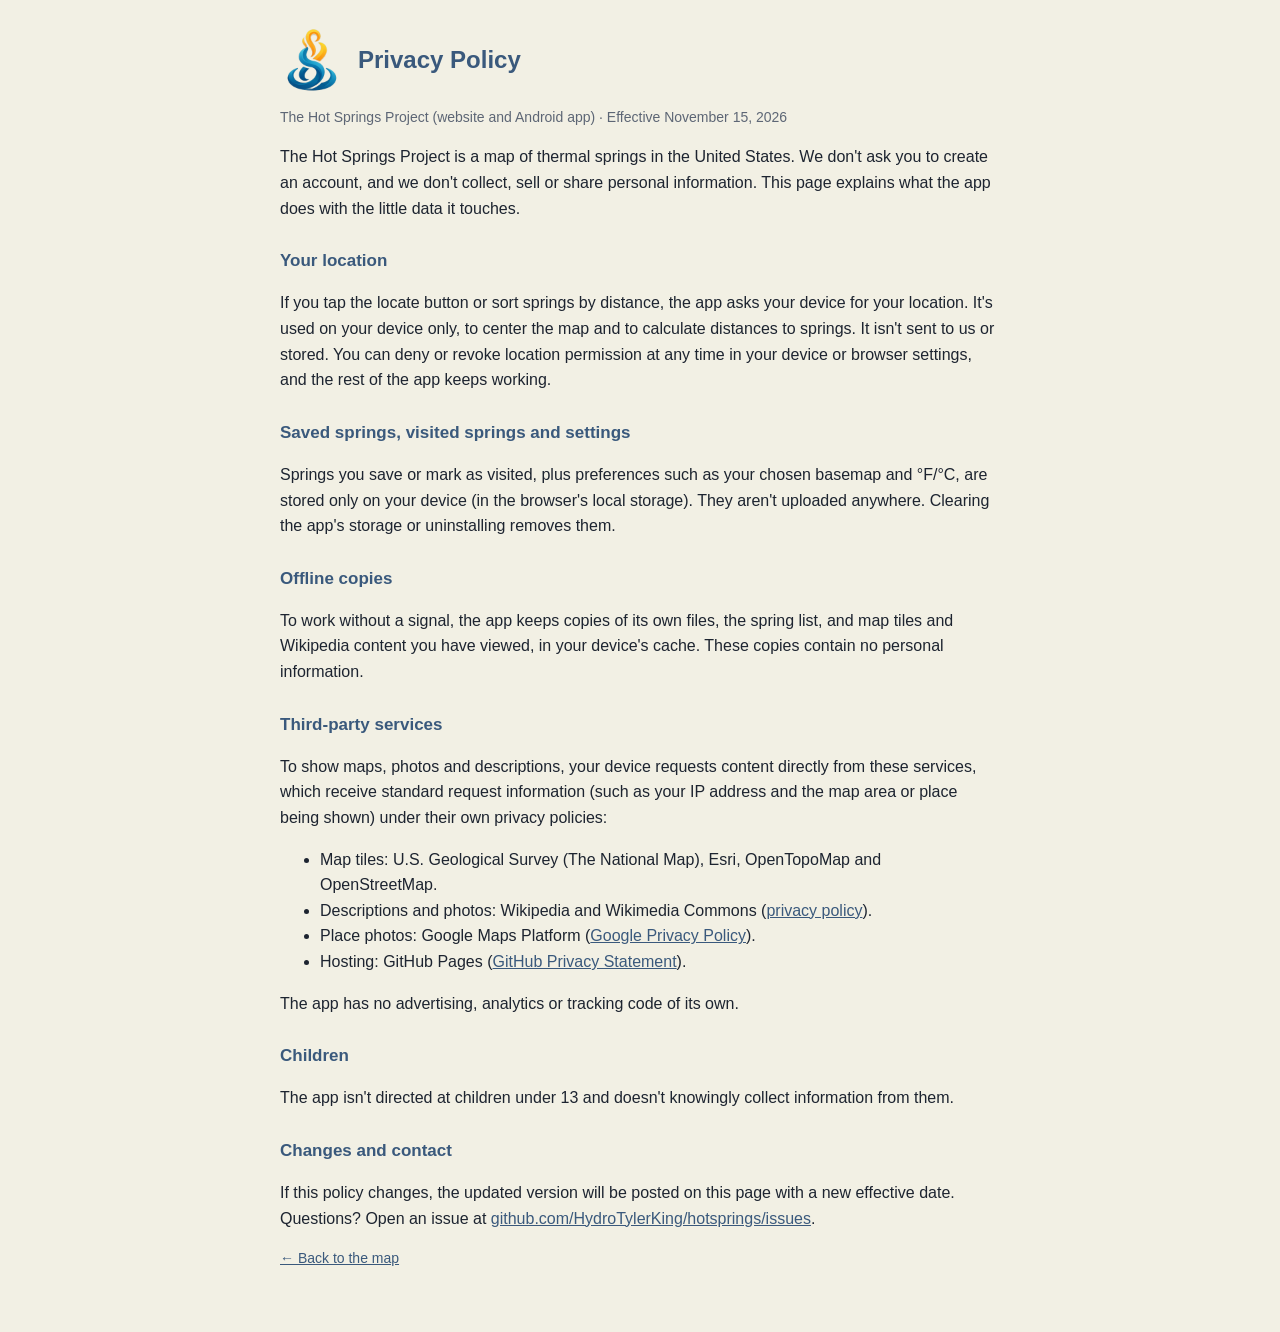
<file: privacy.html>
<!DOCTYPE html>
<html lang="en">
<head>
<meta charset="utf-8">
<meta name="viewport" content="width=device-width, initial-scale=1">
<title>Privacy Policy — The Hot Springs Project</title>
<link rel="icon" href="favicon.ico?v=5" sizes="16x16 32x32 48x48">
<link rel="icon" href="assets/fav-32.png?v=5" sizes="32x32" type="image/png">
<link rel="apple-touch-icon" sizes="180x180" href="assets/touch-180.png?v=5">
<style>
  body{margin:0;font:16px/1.6 -apple-system,BlinkMacSystemFont,"Segoe UI",Roboto,Helvetica,Arial,sans-serif;color:#1d2430;background:#f2f0e4}
  main{max-width:720px;margin:0 auto;padding:28px 20px 48px}
  header{display:flex;align-items:center;gap:14px;margin-bottom:8px}
  header img{width:64px;height:64px}
  h1{font-size:24px;color:#3a597c;margin:0}
  h2{font-size:17px;color:#3a597c;margin:26px 0 6px}
  a{color:#3a597c}
  .muted{color:#5d6675;font-size:14px}
</style>
</head>
<body>
<main>
  <header><img src="assets/logo-192.png?v=4" alt="The Hot Springs Project logo"><h1>Privacy Policy</h1></header>
  <p class="muted">The Hot Springs Project (website and Android app) · Effective November 15, 2026</p>

  <p>The Hot Springs Project is a map of thermal springs in the United States. We don't ask you to create an account, and we don't collect, sell or share personal information. This page explains what the app does with the little data it touches.</p>

  <h2>Your location</h2>
  <p>If you tap the locate button or sort springs by distance, the app asks your device for your location. It's used on your device only, to center the map and to calculate distances to springs. It isn't sent to us or stored. You can deny or revoke location permission at any time in your device or browser settings, and the rest of the app keeps working.</p>

  <h2>Saved springs, visited springs and settings</h2>
  <p>Springs you save or mark as visited, plus preferences such as your chosen basemap and °F/°C, are stored only on your device (in the browser's local storage). They aren't uploaded anywhere. Clearing the app's storage or uninstalling removes them.</p>

  <h2>Offline copies</h2>
  <p>To work without a signal, the app keeps copies of its own files, the spring list, and map tiles and Wikipedia content you have viewed, in your device's cache. These copies contain no personal information.</p>

  <h2>Third-party services</h2>
  <p>To show maps, photos and descriptions, your device requests content directly from these services, which receive standard request information (such as your IP address and the map area or place being shown) under their own privacy policies:</p>
  <ul>
    <li>Map tiles: U.S. Geological Survey (The National Map), Esri, OpenTopoMap and OpenStreetMap.</li>
    <li>Descriptions and photos: Wikipedia and Wikimedia Commons (<a href="https://foundation.wikimedia.org/wiki/Policy:Privacy_policy">privacy policy</a>).</li>
    <li>Place photos: Google Maps Platform (<a href="https://policies.google.com/privacy">Google Privacy Policy</a>).</li>
    <li>Hosting: GitHub Pages (<a href="https://docs.github.com/en/site-policy/privacy-policies/github-general-privacy-statement">GitHub Privacy Statement</a>).</li>
  </ul>
  <p>The app has no advertising, analytics or tracking code of its own.</p>

  <h2>Children</h2>
  <p>The app isn't directed at children under 13 and doesn't knowingly collect information from them.</p>

  <h2>Changes and contact</h2>
  <p>If this policy changes, the updated version will be posted on this page with a new effective date. Questions? Open an issue at <a href="https://github.com/HydroTylerKing/hotsprings/issues">github.com/HydroTylerKing/hotsprings/issues</a>.</p>

  <p class="muted"><a href="./">← Back to the map</a></p>
</main>
</body>
</html>
</file>
